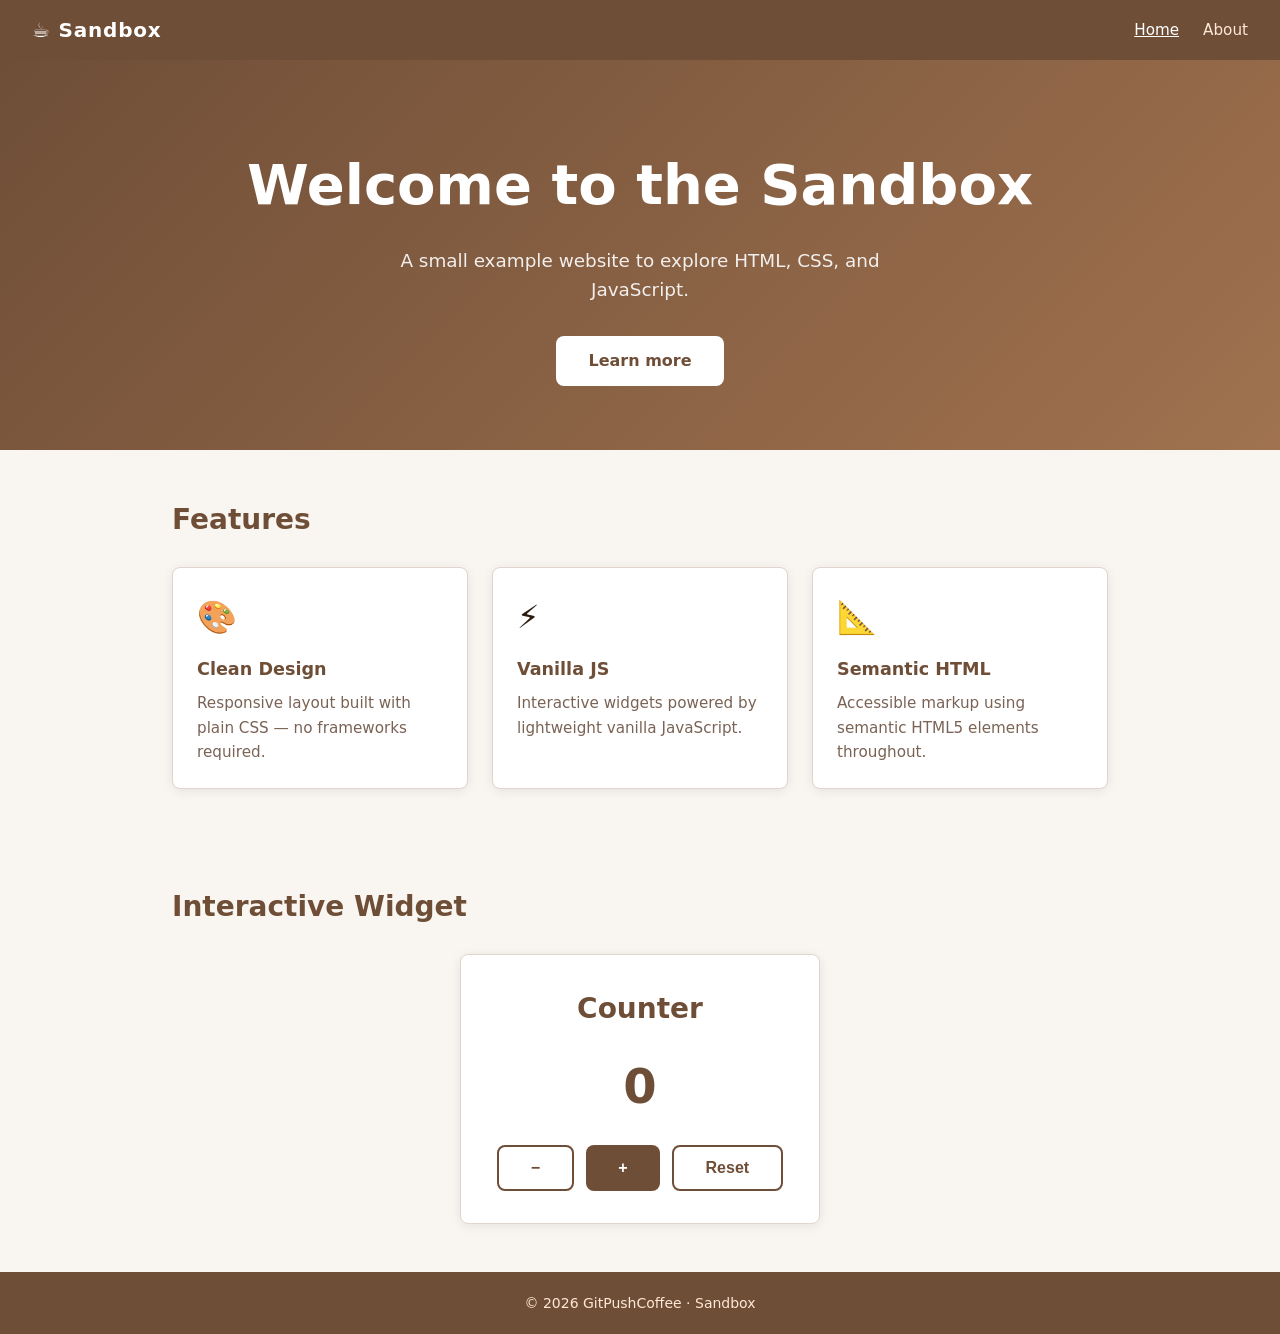
<file: index.html>
<!DOCTYPE html>
<html lang="en">
<head>
  <meta charset="UTF-8" />
  <meta name="viewport" content="width=device-width, initial-scale=1.0" />
  <title>Sandbox Site</title>
  <link rel="stylesheet" href="style.css" />
</head>
<body>

  <nav>
    <a class="brand" href="index.html">☕ Sandbox</a>
    <ul>
      <li><a href="index.html">Home</a></li>
      <li><a href="about.html">About</a></li>
    </ul>
  </nav>

  <!-- Hero -->
  <section class="hero">
    <h1>Welcome to the Sandbox</h1>
    <p>A small example website to explore HTML, CSS, and JavaScript.</p>
    <a class="btn btn-light" href="about.html">Learn more</a>
  </section>

  <!-- Feature cards -->
  <div class="section">
    <h2>Features</h2>
    <div class="cards">
      <div class="card">
        <div class="icon">🎨</div>
        <h3>Clean Design</h3>
        <p>Responsive layout built with plain CSS — no frameworks required.</p>
      </div>
      <div class="card">
        <div class="icon">⚡</div>
        <h3>Vanilla JS</h3>
        <p>Interactive widgets powered by lightweight vanilla JavaScript.</p>
      </div>
      <div class="card">
        <div class="icon">📐</div>
        <h3>Semantic HTML</h3>
        <p>Accessible markup using semantic HTML5 elements throughout.</p>
      </div>
    </div>
  </div>

  <!-- Interactive counter -->
  <div class="section">
    <h2>Interactive Widget</h2>
    <div class="counter-widget">
      <h2>Counter</h2>
      <div class="counter-display" id="count">0</div>
      <div class="btn-group">
        <button class="btn btn-outline" id="btn-dec">−</button>
        <button class="btn btn-primary" id="btn-inc">+</button>
        <button class="btn btn-outline" id="btn-reset">Reset</button>
      </div>
    </div>
  </div>

  <footer>
    <p>&copy; 2026 GitPushCoffee · Sandbox</p>
  </footer>

  <script src="script.js"></script>
</body>
</html>
</file>
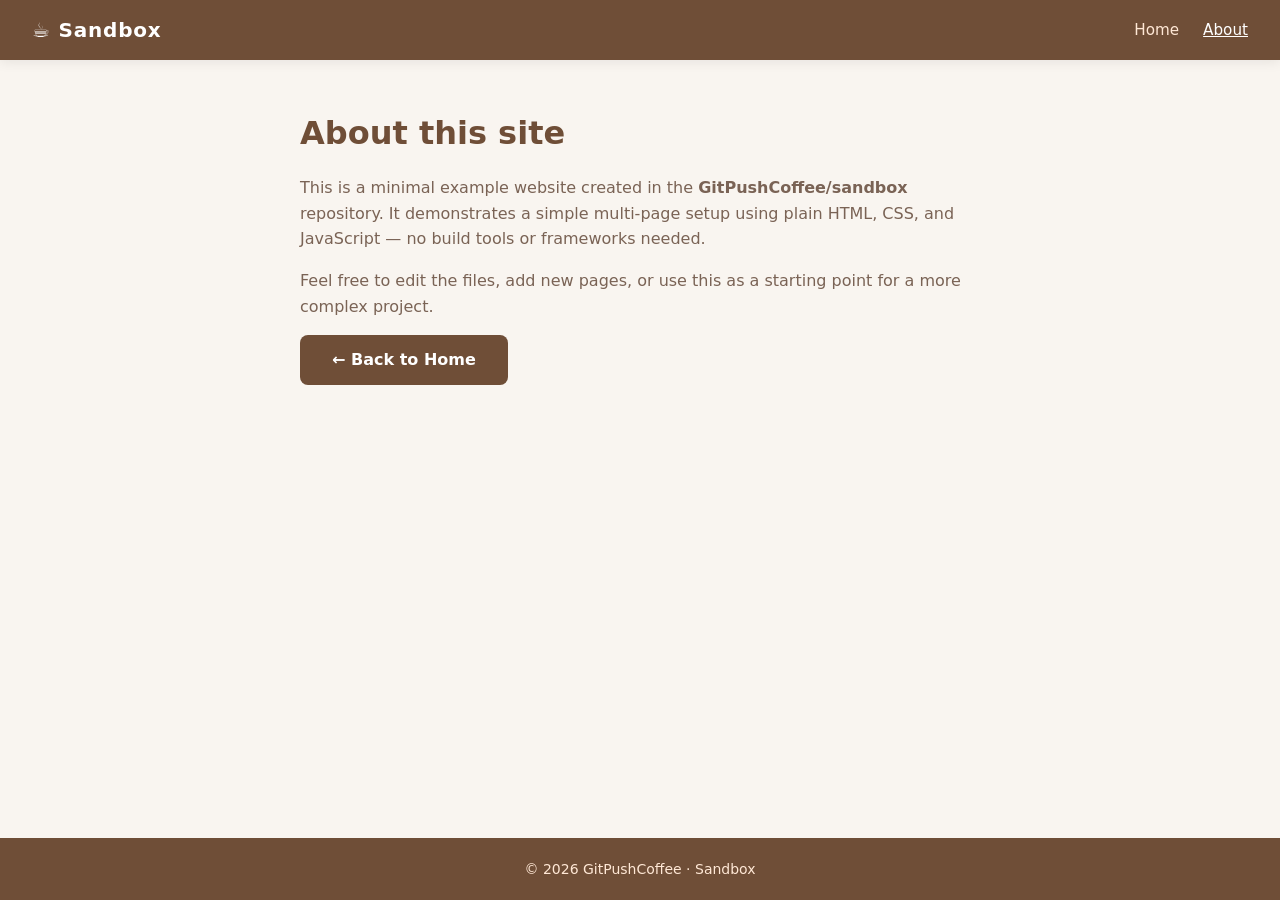
<file: about.html>
<!DOCTYPE html>
<html lang="en">
<head>
  <meta charset="UTF-8" />
  <meta name="viewport" content="width=device-width, initial-scale=1.0" />
  <title>About · Sandbox Site</title>
  <link rel="stylesheet" href="style.css" />
</head>
<body>

  <nav>
    <a class="brand" href="index.html">☕ Sandbox</a>
    <ul>
      <li><a href="index.html">Home</a></li>
      <li><a href="about.html">About</a></li>
    </ul>
  </nav>

  <div class="section">
    <div class="about-content">
      <h1>About this site</h1>
      <p>
        This is a minimal example website created in the
        <strong>GitPushCoffee/sandbox</strong> repository. It demonstrates a
        simple multi-page setup using plain HTML, CSS, and JavaScript — no
        build tools or frameworks needed.
      </p>
      <p>
        Feel free to edit the files, add new pages, or use this as a starting
        point for a more complex project.
      </p>
      <p>
        <a class="btn btn-primary" href="index.html">← Back to Home</a>
      </p>
    </div>
  </div>

  <footer>
    <p>&copy; 2026 GitPushCoffee · Sandbox</p>
  </footer>

  <script src="script.js"></script>
</body>
</html>
</file>
<file: style.css>
/* Reset & base */
*, *::before, *::after {
  box-sizing: border-box;
  margin: 0;
  padding: 0;
}

:root {
  --color-bg: #f9f5f0;
  --color-surface: #ffffff;
  --color-primary: #6f4e37;
  --color-primary-light: #a0724f;
  --color-text: #2c1a0e;
  --color-muted: #7a6355;
  --color-border: #e0d5cc;
  --radius: 8px;
  --shadow: 0 2px 12px rgba(0, 0, 0, 0.08);
}

body {
  font-family: 'Segoe UI', system-ui, sans-serif;
  background: var(--color-bg);
  color: var(--color-text);
  line-height: 1.6;
  min-height: 100vh;
  display: flex;
  flex-direction: column;
}

/* Navigation */
nav {
  background: var(--color-primary);
  color: #fff;
  padding: 0 2rem;
  display: flex;
  align-items: center;
  justify-content: space-between;
  height: 60px;
  box-shadow: var(--shadow);
}

nav .brand {
  font-size: 1.25rem;
  font-weight: 700;
  letter-spacing: 0.04em;
  text-decoration: none;
  color: #fff;
}

nav ul {
  list-style: none;
  display: flex;
  gap: 1.5rem;
}

nav ul a {
  color: #ffe8d6;
  text-decoration: none;
  font-size: 0.95rem;
  transition: color 0.2s;
}

nav ul a:hover,
nav ul a.active {
  color: #fff;
  text-decoration: underline;
}

/* Hero */
.hero {
  background: linear-gradient(135deg, var(--color-primary) 0%, var(--color-primary-light) 100%);
  color: #fff;
  text-align: center;
  padding: 5rem 1rem 4rem;
}

.hero h1 {
  font-size: clamp(2rem, 5vw, 3.5rem);
  margin-bottom: 1rem;
}

.hero p {
  font-size: 1.15rem;
  opacity: 0.9;
  max-width: 560px;
  margin: 0 auto 2rem;
}

.btn {
  display: inline-block;
  padding: 0.75rem 2rem;
  border-radius: var(--radius);
  font-size: 1rem;
  font-weight: 600;
  cursor: pointer;
  text-decoration: none;
  transition: transform 0.15s, box-shadow 0.15s;
  border: none;
}

.btn:hover {
  transform: translateY(-2px);
  box-shadow: 0 4px 16px rgba(0,0,0,0.2);
}

.btn-light {
  background: #fff;
  color: var(--color-primary);
}

/* Cards section */
.section {
  padding: 3rem 2rem;
  max-width: 1000px;
  margin: 0 auto;
  width: 100%;
}

.section h2 {
  font-size: 1.75rem;
  margin-bottom: 1.5rem;
  color: var(--color-primary);
}

.cards {
  display: grid;
  grid-template-columns: repeat(auto-fit, minmax(260px, 1fr));
  gap: 1.5rem;
}

.card {
  background: var(--color-surface);
  border: 1px solid var(--color-border);
  border-radius: var(--radius);
  padding: 1.5rem;
  box-shadow: var(--shadow);
  transition: transform 0.2s, box-shadow 0.2s;
}

.card:hover {
  transform: translateY(-4px);
  box-shadow: 0 8px 24px rgba(0,0,0,0.12);
}

.card .icon {
  font-size: 2rem;
  margin-bottom: 0.75rem;
}

.card h3 {
  font-size: 1.1rem;
  margin-bottom: 0.5rem;
  color: var(--color-primary);
}

.card p {
  color: var(--color-muted);
  font-size: 0.95rem;
}

/* Counter widget */
.counter-widget {
  background: var(--color-surface);
  border: 1px solid var(--color-border);
  border-radius: var(--radius);
  padding: 2rem;
  text-align: center;
  box-shadow: var(--shadow);
  max-width: 360px;
  margin: 0 auto;
}

.counter-widget h2 {
  margin-bottom: 1rem;
}

.counter-display {
  font-size: 3rem;
  font-weight: 700;
  color: var(--color-primary);
  margin-bottom: 1.25rem;
}

.counter-widget .btn-group {
  display: flex;
  gap: 0.75rem;
  justify-content: center;
}

.btn-primary {
  background: var(--color-primary);
  color: #fff;
}

.btn-outline {
  background: transparent;
  border: 2px solid var(--color-primary);
  color: var(--color-primary);
}

/* About page */
.about-content {
  max-width: 680px;
  margin: 0 auto;
}

.about-content h1 {
  font-size: 2rem;
  color: var(--color-primary);
  margin-bottom: 1rem;
}

.about-content p {
  color: var(--color-muted);
  margin-bottom: 1rem;
}

/* Footer */
footer {
  margin-top: auto;
  background: var(--color-primary);
  color: #ffe8d6;
  text-align: center;
  padding: 1.25rem;
  font-size: 0.875rem;
}
</file>
